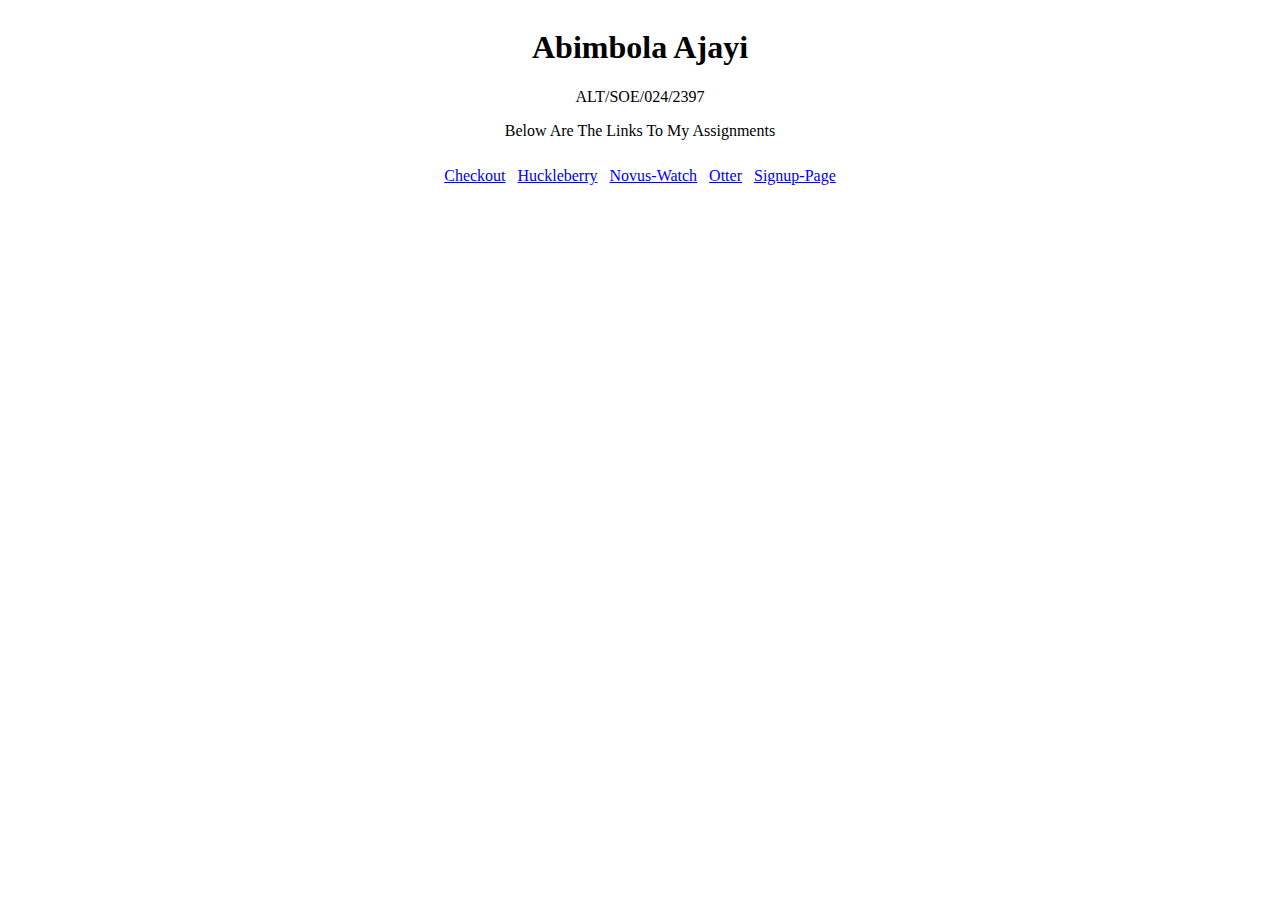
<file: index.html>
<!DOCTYPE html>
<html lang="en">
<head>
    <meta charset="UTF-8">
    <meta name="viewport" content="width=device-width, initial-scale=1.0">
    <title>Document</title>
</head>
<body>
 
    <table width="100%" height="100%" cellspacing="0" cellpadding="0">
    <tr>
      <td align="center">
        <h1>Abimbola Ajayi</h1>
        <p>ALT/SOE/024/2397</p>
        <p>Below Are The Links To My Assignments</p>
        <table cellspacing="10">
          <tr>
            <td><a href="./checkout.html">Checkout</a></td>
            <td><a href="./Huckleberry.html">Huckleberry</a></td>
            <td><a href="./novus-watch.html">Novus-Watch</a></td>
            <td><a href="./otter.html">Otter</a></td>
            <td><a href="./signup.html">Signup-Page</a></td>
          </tr>
        </table>
      </td>
    </tr>
  </table>
</body>
</html>
</file>
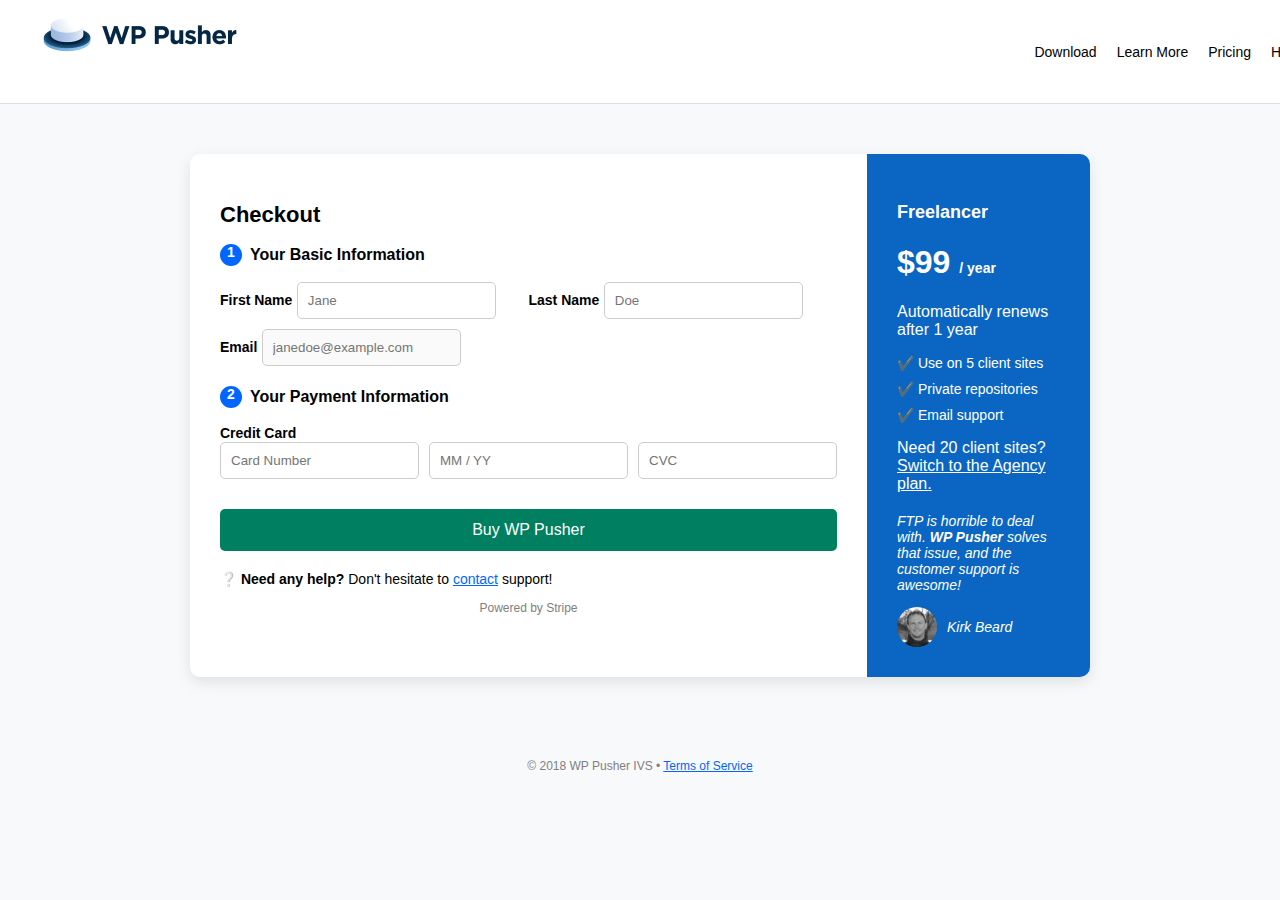
<file: checkout.html>
<!DOCTYPE html>
<html lang="en">
<head>
    <meta charset="UTF-8">
    <meta name="viewport" content="width=device-width, initial-scale=1.0">
    <title>Checkout-WP Pusher</title>
    <link rel="stylesheet" href="./checkout.css">
</head>
<body>

    <header>
        <div class="logo"><img src="./wppusher-logo.png"></div>
        <nav>
            <a href="#">Download</a>
            <a href="#">Learn More</a>
            <a href="#">Pricing</a>
            <a href="#">Help</a>
            <button class="acc-details">Account</button>
        </nav>
    </header>

    <div class="container">
        <div class="checkout-box">
            <h2>Checkout</h2>

            <div class="section">
                <h3><span class="number">1</span> Your Basic Information</h3>
                <div class="form-name">
                    <div>
                    <label>First Name</label>
                    <input type="text" placeholder="Jane">
                     </div>
                    
                    <div>
                        <label>Last Name</label>
                        <input type="text" placeholder="Doe">
                    </div>
                </div>
                
                <div class="form-group">
                    <label>Email</label>
                    <input type="email" placeholder="janedoe@example.com" disabled>
                </div>
            </div>

            <div class="section">
                <h3><span class="number">2</span> Your Payment Information</h3>
                <div class="form-group">
                    <label>Credit Card</label>
                    <div class="card-input">
                        <input type="text" placeholder="Card Number">
                        <input type="text" placeholder="MM / YY">
                        <input type="text" placeholder="CVC">
                    </div>
                </div>
            </div>

            <button class="purchase">Buy WP Pusher</button>

            <div class="help">
                <p>❔ <strong>Need any help?</strong> Don't hesitate to <a href="#">contact</a> support!</p>
                <p class="stripe">Powered by Stripe</p>
            </div>
        </div>

        <div class="sidebar">
            <h3>Freelancer</h3>
            <h1>$99 <span>/ year</span></h1>
            <p>Automatically renews after 1 year</p>
            <ul>
                <li>✔️ Use on 5 client sites</li>
                <li>✔️ Private repositories</li>
                <li>✔️ Email support</li>
            </ul>
            <p>Need 20 client sites? <a href="#">Switch to the Agency plan.</a></p>
            <div class="review">
                <p><i>FTP is horrible to deal with. <strong>WP Pusher</strong> solves that issue, and the customer support is awesome!</i></p>
                <div class="customer-review">
                    <img src="WP-Customer.jpg" alt="customer">
                    <span>Kirk Beard</span>
                </div>
            </div>
        </div>
    </div>

    <footer>
        <p>© 2018 WP Pusher IVS • <a href="#">Terms of Service</a></p>
    </footer>

</body>
</html>
</file>
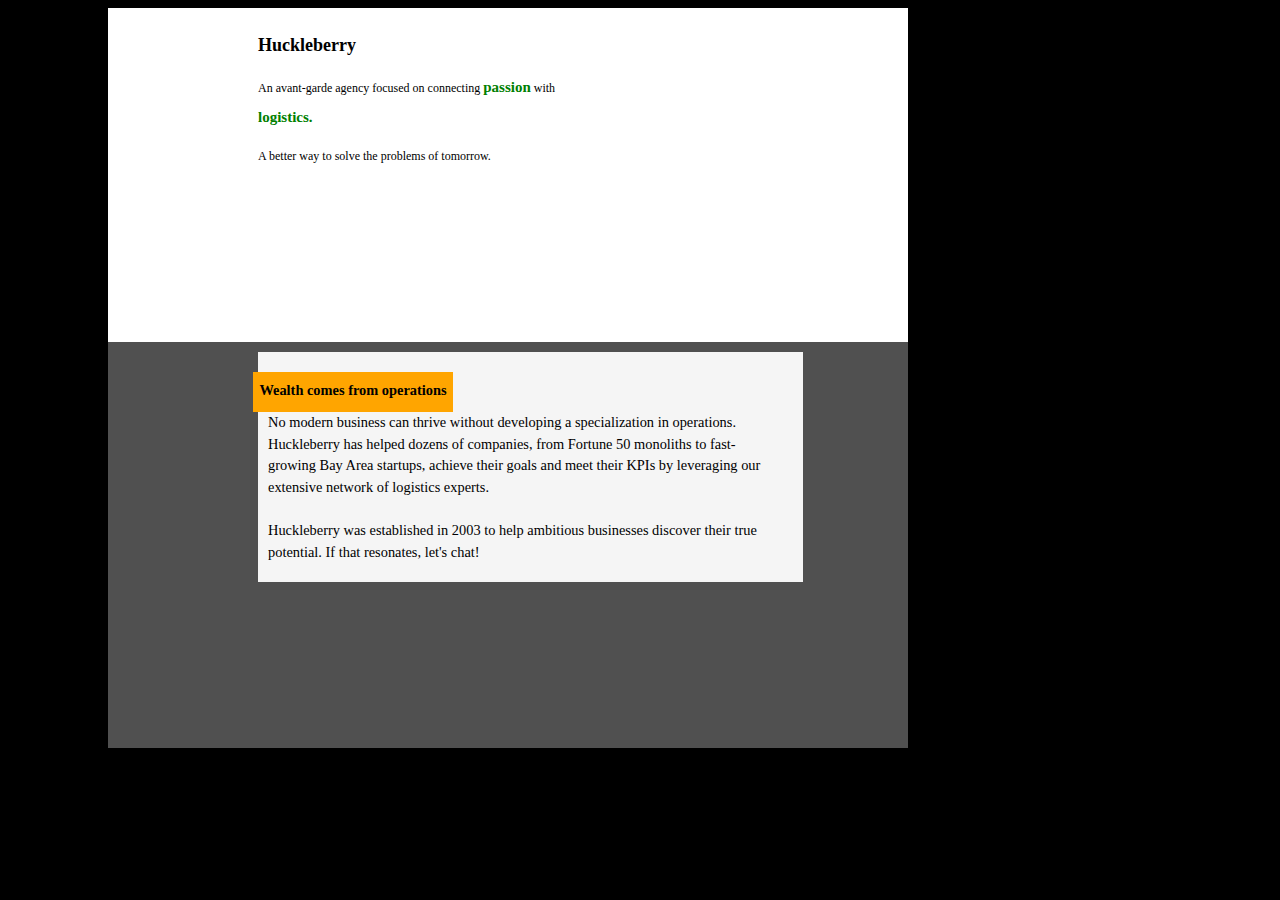
<file: Huckleberry.html>
<!DOCTYPE html>
<html lang="en">
<head>
    <meta charset="UTF-8">
    <meta name="viewport" content="width=device-width, initial-scale=1.0">
    <title>Huckleberry Design</title>
      <link href="./Huckleberry.css" rel="stylesheet">


</head>
<body>
    <div class="container" >
        <div class="Section1">
            <h2>Huckleberry</h2>
            <p>
                An avant-garde agency focused on connecting <span>passion</span> with <span>logistics.</span></p>
              
                <p>A better way to solve the problems of tomorrow.</p>
        </div>
        
        <div class="Section2">
          <div class="Container_Tittle">Wealth comes from operations</div>
            <div class="Container_Text">No modern business can thrive without developing a specialization in operations. 
                Huckleberry has helped dozens of companies, from Fortune 50 monoliths to 
                fast-growing Bay Area startups, achieve their goals and meet their KPIs by leveraging our 
                extensive network of logistics experts.
                <br>
                
                <br>
                Huckleberry was established in 2003 to help ambitious businesses discover their true 
                potential. If that resonates, let's chat!
            </div>
          </div>
        </div>
</body>
</html>
</file>
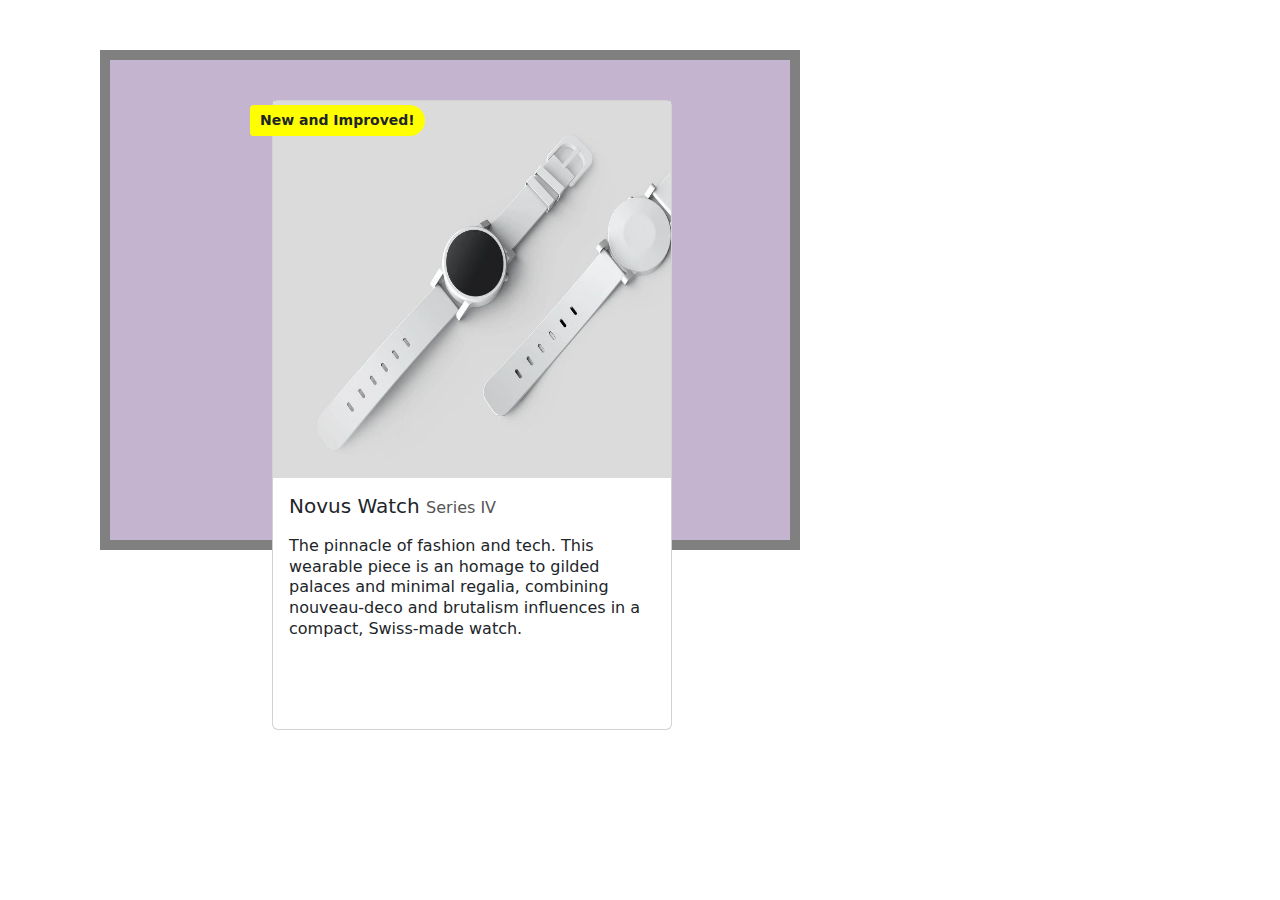
<file: novus-watch.html>
<!DOCTYPE html>
<html lang="en">
<head>
    <meta charset="UTF-8">
    <meta name="viewport" content="width=device-width, initial-scale=1.0">
    <title>Novus-Watch</title>

    <link href="https://cdn.jsdelivr.net/npm/bootstrap@5.3.3/dist/css/bootstrap.min.css" rel="stylesheet" integrity="sha384-QWTKZyjpPEjISv5WaRU9OFeRpok6YctnYmDr5pNlyT2bRjXh0JMhjY6hW+ALEwIH" crossorigin="anonymous">

    <link href="./novus-watch.css" rel="stylesheet">
</head>
<body>
    <div class="container"> 
        <div class="highlight-text"> New and Improved!</div>
        <div class="card">
            
            <img src="./Novus.jpeg" class="product-image" alt="..."> 
            <div class="card-body">
              <h5 class="product-title">Novus Watch <span> Series IV</span></h5>
              <div class="product-description">The pinnacle of fashion and tech. This wearable piece is an homage to gilded palaces and minimal regalia, combining nouveau-deco and brutalism influences in a compact, Swiss-made watch.</div>
            </div>
          </div>
        </div>



</body>
</html>
</file>
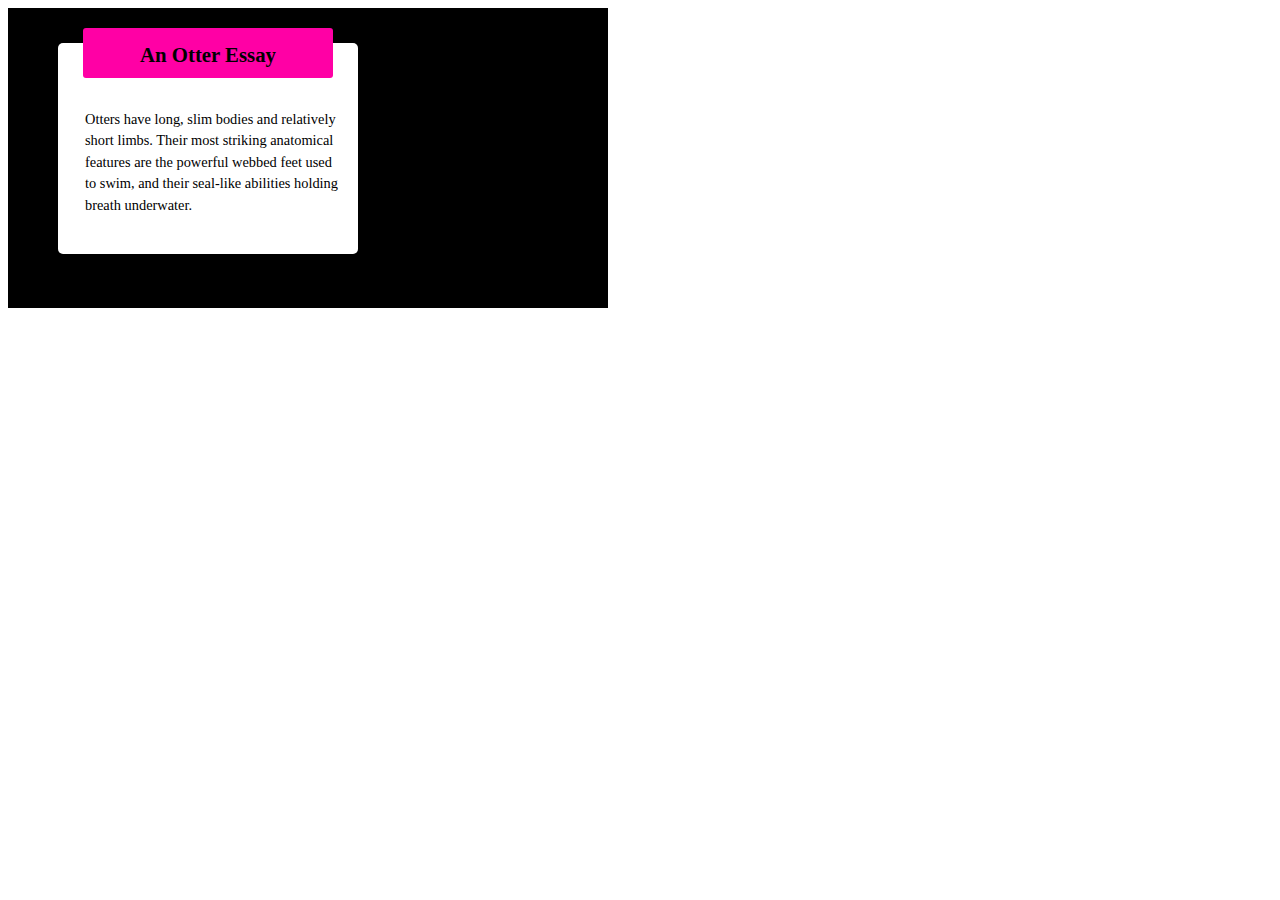
<file: otter.html>
<!DOCTYPE html>
<html lang="en">
<head>
    <meta charset="UTF-8">
    <meta name="viewport" content="width=device-width, initial-scale=1.0">
    <title>About Otter</title>
    <link rel="stylesheet" href="./otter.css">
</head>
<body>
    <div>
        <div class="otter"> 
            <p>An Otter Essay</p>
        </div>
        <div class="otter-description">
        <p>
            Otters have long, slim bodies and relatively short limbs.
            Their most striking anatomical features are the powerful webbed feet used to swim, and their seal-like abilities
            holding breath underwater.
        </p>
        </div>
    </div>
</body>
</html>
</file>
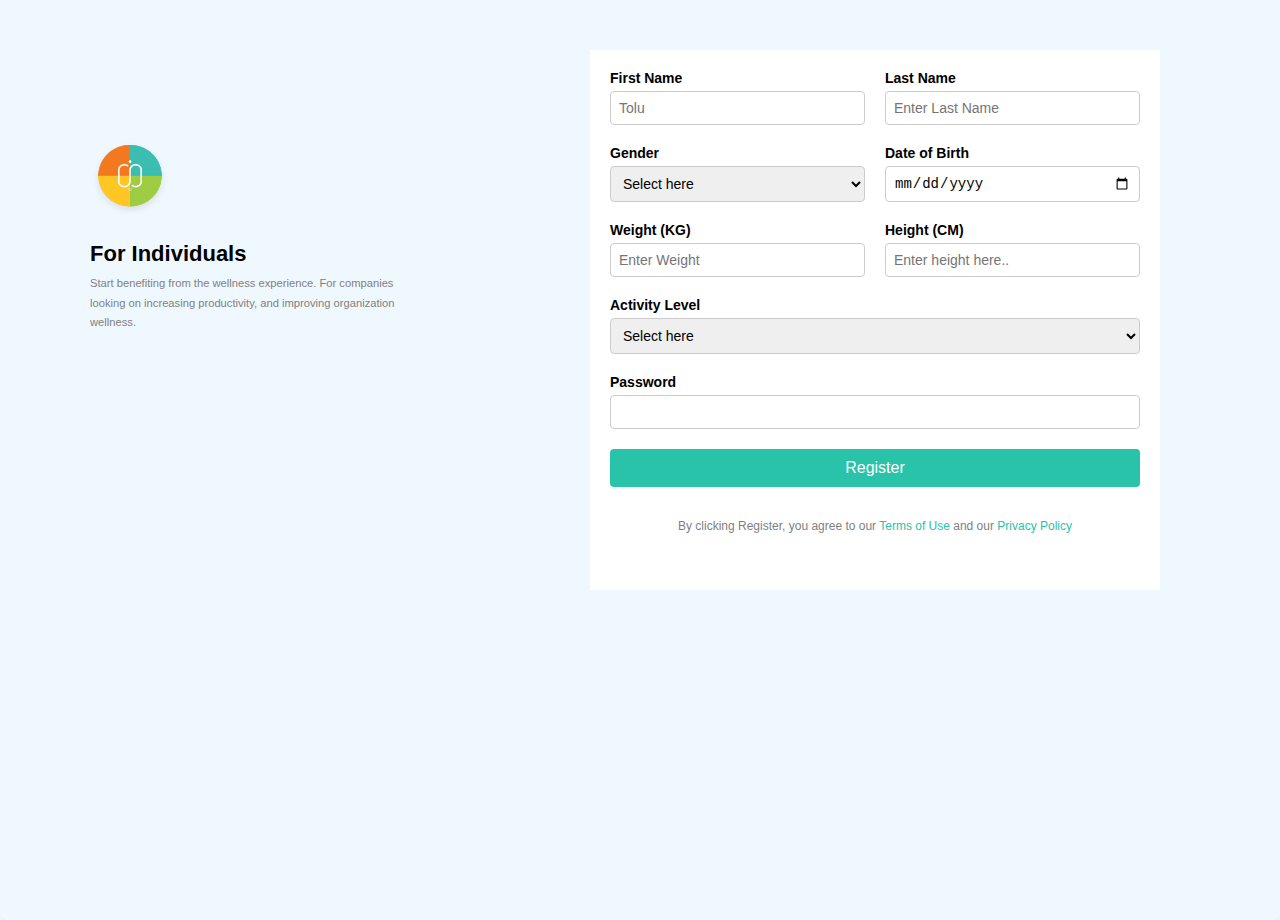
<file: signup.html>
<!DOCTYPE html>
<html lang="en">
<head>
    <meta charset="UTF-8">
    <meta name="viewport" content="width=device-width, initial-scale=1.0">
    <title>Sign Up</title>
    <link rel="stylesheet" href="./signup.css">
</head>
<body>
    <div class="container">
        <div class="left-section">
            <img src="./Logo.png">
            <h2>For Individuals</h2>
            <p>Start benefiting from the wellness experience. For companies looking on increasing productivity, and improving organization wellness.</p>
        </div>
        <div class="form-container">
            <form>
                <div class="form-group">
                    <label for="first-name">First Name</label>
                    <input type="text" id="first-name" placeholder="Tolu">
                </div>
                <div class="form-group">
                    <label for="last-name">Last Name</label>
                    <input type="text" id="last-name" placeholder="Enter Last Name">
                </div>
                <div class="form-group">
                    <label for="gender">Gender</label>
                    <select id="gender">
                        <option value="" disabled selected>Select here</option>
                                <option value="male">Male</option>
                                <option value="female">Female</option>
                                <option value="other">Other</option>
                    </select>
                </div>
                <div class="form-group">
                    <label for="dob">Date of Birth</label>
                    <input type="date" id="dob">
                </div>
                <div class="form-group">
                    <label for="weight">Weight (KG)</label>
                    <input type="text" id="weight" placeholder="Enter Weight">
                </div>
                <div class="form-group">
                    <label for="height">Height (CM)</label>
                    <input type="text" id="height" placeholder="Enter height here..">
                </div>
                <div class="form-group" style="grid-column: span 2;">
                    <label for="activity">Activity Level</label>
                    <select id="activity">
                        <option>Select here</option>
                    </select>
                </div>
                <div class="form-group" style="grid-column: span 2;">
                    <label for="password">Password</label>
                    <input type="password" id="password">
                </div>
                <button type="submit" class="register-btn">Register</button>
                <p class="terms">By clicking Register, you agree to our <a href="#">Terms of Use</a> and our <a href="#">Privacy Policy</a></p>
            </form>
        </div>
    </div>
</body>
</html>
</file>
<file: checkout.css>
body {
    font-family: Arial, sans-serif;
    background-color: #f8f9fb;
    margin: 0;
    padding: 0;
}


header {
    display: flex;
    justify-content: space-between;
    padding: 15px 40px;
    background: white;
    border-bottom: 1px solid #e0e0e0;
    width: 1360px;
    height: 73px;
    top: 28px;
    left: 40px;
    gap: 0px;
    opacity: 0px;

}

.logo {
    font-size: 20px;
    font-weight: bold;
}

nav {
    display: flex;
    align-items: center;
    align-self: left;
    gap: 20px;
}

nav a {
    text-decoration: none;
    color: black;
    font-size: 14px;
}

.acc-details {
    padding: 8px 15px;
    border: 1px solid #ccc;
    background: white;
    cursor: pointer;
    border-radius: 5px;
}


.container {
    display: flex;
    max-width: 900px;
    margin: 50px auto;
    background: white;
    border-radius: 10px;
    box-shadow: 0 5px 15px rgba(0, 0, 0, 0.1);
}


.checkout-box {
    flex: 2;
    padding: 30px;
}

h2 {
    font-size: 22px;
    margin-bottom: 10px;
}

.section {
    margin-bottom: 20px;
}

h3 {
    font-size: 16px;
    display: flex;
    align-items: center;
}

.number {
    display: inline-block;
    background: #0066ff;
    color: white;
    font-size: 14px;
    width: 22px;
    height: 22px;
    text-align: center;
    border-radius: 50%;
    margin-right: 8px;
}

.form-name {
    display: grid;
    grid-template-columns: 1fr 1fr;
    margin: 10px 0;
}

label {
    font-size: 14px;
    font-weight: bold;
    margin-bottom: 5px;
}

input {
    padding: 10px;
    border: 1px solid #ccc;
    border-radius: 5px;
}

.card-input {
    display: flex;
    gap: 10px;
}

.card-input input {
    flex: 1;
}

.purchase {
    width: 100%;
    background: #008060;
    color: white;
    border: none;
    padding: 12px;
    font-size: 16px;
    cursor: pointer;
    border-radius: 5px;
    margin-top: 10px;
}

.purchase:hover {
    background: #006645;
}

.help {
    margin-top: 20px;
    font-size: 14px;
}

.help a {
    color: #0066ff;
}

.stripe {
    text-align: center;
    font-size: 12px;
    color: gray;
}


.sidebar {
    flex: 1;
    background: #0A66C2;
    color: white;
    padding: 30px;
    border-radius: 0 10px 10px 0;
}

.sidebar h3 {
    font-size: 18px;
}

.sidebar h1 {
    font-size: 32px;
}

.sidebar span {
    font-size: 14px;
}

.sidebar ul {
    list-style: none;
    padding: 0;
}

.sidebar ul li {
    font-size: 14px;
    margin: 10px 0;
}

.sidebar a {
    color: white;
    text-decoration: underline;
}


.review {
    margin-top: 20px;
    font-size: 14px;
    font-style: italic;
}

.customer-review {
    display: flex;
    align-items: center;
    margin-top: 10px;
}

.customer-review img {
    width: 40px;
    height: 40px;
    border-radius: 50%;
    margin-right: 10px;
}


footer {
    text-align: center;
    padding: 20px;
    font-size: 12px;
    color: gray;
}

footer a {
    color: #0066ff;
}
</file>
<file: Huckleberry.css>
@media (min-width: 768px) and (max-width: 1440px)  {

body {
    background-color: black;
}

.container {
    background-color: white;
    height: 80vh;
    width: 800px;
    position: relative;
    margin-left: 100px;    
}



.Section1 {
  height: 45%;
  padding-left: 150px;
  padding-right: 400px;
  padding-top: 10px;
  line-height: 1.2rem;
  text-wrap: wrap;
  font-size: 12px;
}


span {
color: green;
font-family: Lato;
font-size: 12px;
font-weight: 800;
line-height: 30px;
text-align: left;
text-underline-position: from-font;
text-decoration-skip-ink: none;
}

.Section2 {
  height: 55%;
    background-color: grey;
    border-top: 10px solid grey;
    color: white;            
}

.Container_Tittle {
  height: 30px;
  width: 200px;
  background-color: orange;
  color: black;
  font-weight: bolder;
  font-size: 13px;
  text-align: center;
  position: absolute;
  padding-top: 5px;
  margin-left: 145px;
  margin-top: 5px;
  z-index: 1;
}

.Container_Text {
  background-color: whitesmoke;
  position: relative;
  height: 140px;
  width: 500px;
  margin-left: 150px;
  padding-top: 60px;
  padding-left: 10px;
  padding-right: 35px;
  font-size: 13px;
  text-wrap: wrap;
  line-height: 1.5;
  color: black;
}

}



@media (max-width: 768px) {


  body {
      background-color: black;
  }
  
  .container {
      background-color: white;
      height: 100vh;
      width: 100%;    
  }
  
  
  
  .Section1 {
    height: 35%;
    font-size: 0.7rem;
    line-height: 1.2rem;
    padding-top: 35px;
    padding-inline-start: 10px;
    padding-inline-end: 250px;
    text-wrap: wrap;
    border-bottom: 3px solid lightgray;
  }
  
  h3 {
    font-size: 1.2rem;
}
  span {
  color: green;
  font-family: Lato;
  font-size: 0.5rem;
  font-weight: 800;
  line-height: 1.5rem;
  }
  
  .Section2 {
      width: 100%;
    height: 40%;
      background-color: grey;
      border-top: 10px solid grey;
      color: white;            
  }
  
  .Container_Tittle {
    height: 15px;
    width: 150px;
    background-color: orange;
    color: black;
    font-weight: bolder;
    font-size: 0.7rem;
    padding-inline-start: 10px;
    position: absolute;
    padding-top: 5px;
    margin-top: 25px;
    border-bottom: 3px solid grey;
    z-index: 1;
  }
  
  .Container_Text {
    background-color: whitesmoke;
    position: relative;
    height: 60%;
    width: auto;
    font-size: 0.7rem;
    text-wrap: wrap;
    line-height: 1.5;
    color: black;
    margin-top: 20px;
    padding-top: 35px;
    padding-inline-start: 10px;
    padding-inline-end: 10px;
    border-bottom: 3px solid lightgray;
  }
  
  }
  
@media (min-width: 1024px) {


  body {
    background-color: black;
}

.container {
    background-color: white;
    height: 80vh;
    width: 800px;
    position: relative;
    margin-left: 100px;
    
}



.Section1 {
  height: 45%;
  padding-left: 150px;
  padding-right: 350px;
  padding-top: 10px;
  line-height: 1.5rem;
  text-wrap: wrap;
}


span {
color: green;
font-family: Lato;
font-size: 15px;
font-weight: 800;
line-height: 30px;
text-align: left;
text-underline-position: from-font;
text-decoration-skip-ink: none;
}

.Section2 {
  height: 55%;
    background-color: rgb(80, 80, 80);
    border-top: 10px solid rgb(80, 80, 80);
    color: white;            
}

.Container_Tittle {
  height: 30px;
  width: 200px;
  background-color: orange;
  color: black;
  font-weight: bolder;
  font-size: 0.9rem;
  text-align: center;
  position: absolute;
  padding-top: 10px;
  margin-left: 145px;
  margin-top: 20px;
  z-index: 1;
}

.Container_Text {
  background-color: whitesmoke;
  position: relative;
  height: 170px;
  width: 500px;
  margin-left: 150px;
  padding-top: 60px;
  padding-left: 10px;
  font-size: 0.9rem;
  text-wrap: wrap;
  line-height: 1.5;
  color: black;
}

}
</file>
<file: novus-watch.css>
.highlight-text {
    background-color: yellow;
    position: absolute;
    top: 45px;
    left: 140px;
    padding: 5px 10px;
    font-size: 14px;
    font-weight: bold;
    z-index: 1; 
    border-radius: 5px 20px 20px 5px;
} 


.card {
    position: relative;
    width: 25rem;
    display: flex;
    height: 70vh;
    margin-top: 40px;
    margin-left: 150px;
    
}

.container {
    position: absolute;
    background-color: #C4B4D0;
    width: 700px;
    height: 500px;
    margin-top: 50px;
    margin-left: 100px;
    border: solid gray 10px;
}

.product-image {
    position: relative;
    height: 60%;
}

.product-title span {
    color: #555555;
    font-size: medium;
}

.product-description{
    line-height: 1.3rem;
    padding-top: 10px;
    font-weight: 500;
}
</file>
<file: otter.css>
.otter {
    background-color: #ff00a5;
    text-align: center;
    height: 50px;
    width: 250px;
    margin-top: 20px;
    margin-left: 75px;
    position: absolute;
    z-index: 1;
    border-radius: 3px;
}



.otter-description {
    background-color: white;
    width: 300px;
    height: 160px;
    position: absolute;
    margin-top: 35px;
    margin-left: 50px;
    padding-top: 4%;
    border-radius: 5px;
}

.otter-description p {
    padding-left: 9%;
    padding-right: 6%; 
    line-height: 1.5;
    font-size: 0.9rem;
}

.otter p {
    font-weight: bold;
    font-size: 1.3rem;
    text-align: center;
    margin-top: 15px;
    font-family: 'Georgia', serif;
}


div {
    background-color: black;
    height: 300px;
    width: 600px
}
</file>
<file: signup.css>
body {
    font-family: Arial, sans-serif;
    background-color: white;
    margin: 0;
    padding: 0;
    display: flex;
    justify-content: center;
    align-items: center;
    height: 100vh;
}

.container {
    display: flex;
    background-color: aliceblue;
    padding: 20px;
    border-radius: 8px;
    box-shadow: 0 4px 8px rgba(0, 0, 0, 0.1);
    width: 1440px;
    height: 100%;
}

.left-section {
    flex: 1;
    padding: 20px;
}

img {
    width: 80px;
    height: 80px;
    border-radius: 50%;
    margin-bottom: 10px;
    margin-top: 120px;
    margin-left: 50px;
}

h2 {
    margin: 10px 0;
    font-size: 22px;
}

.left-section > p, .left-section > h2 {
    padding-left: 50px;
    padding-inline-end: 150px;
    line-height: 1.2rem;
}

p {
    font-size: 0.7rem;
    color: gray;
}

.form-container {
    flex: 1;
    padding: 20px;
    margin-top: 50px;
    margin-right: 100px;
    background-color: white;
    Width: 580px;
    Height: 500px;
}

form {
    display: grid;
    grid-template-columns: 1fr 1fr;
    gap: 20px;
}

.form-group {
    display: flex;
    flex-direction: column;
}

label {
    font-size: 14px;
    font-weight: bold;
    margin-bottom: 5px;
}

input, select {
    padding: 8px;
    border: 1px solid #ccc;
    border-radius: 4px;
    font-size: 14px;
}

.register-btn {
    grid-column: span 2;
    background-color: #28c3a9;
    color: white;
    padding: 10px;
    border: none;
    border-radius: 4px;
    font-size: 16px;
    cursor: pointer;
}

.register-btn:hover {
    background-color: #1ea08b;
}


.terms {
    grid-column: span 2;
    font-size: 12px;
    text-align: center;
    color: gray;
}

.terms a {
    color: #28c3a9;
    text-decoration: none;
}

@media (max-width: 600px) {
* {
    margin: 0;
    padding: 0;

}

body {
    font-family: Arial, sans-serif;
    background-color: #f0f8ff;
    
}

.container {
    display: flex;
    flex-direction: column;
    max-width: 600px;
    height: 100vh;
    position: relative;
}

.left-section {
    position: relative;
    width: 600px;
}

img {
    width: 40px;
    height: 40px;
    border-radius: 50%;
}

h2 {
    font-size: 24px;
    color: #000;
}

p {
    font-size: 14px;
    color: gray;
}

.form-container {
    position: relative;
    width: 60%;
    height: 800px;
    background-color: white;
    padding: 5px;
    padding-left: 10px;
    margin-left: 70px;
    border-radius: 8px;
    box-shadow: 0 4px 8px rgba(0, 0, 0, 0.1);
}

form {
    display: flex;
    flex-direction: column;
    gap: 15px;
    
}

label {
    font-size: 14px;
    font-weight: bold;
}

input, select {
    padding: 10px;
    border: 1px solid #ccc;
    border-radius: 4px;
    font-size: 14px;
    width: 80%;
}

button.register-btn {
    background-color: #28c3a9;
    color: white;
    padding: 12px;
    border: none;
    border-radius: 4px;
    font-size: 16px;
    cursor: pointer;
    width: 80%;
}

button.register-btn:hover {
    background-color: #1ea08b;
}

.terms {
    font-size: 12px;
    text-align: center;
    color: gray;
}

.terms a {
    color: #28c3a9;
    text-decoration: none;
}
}
</file>
